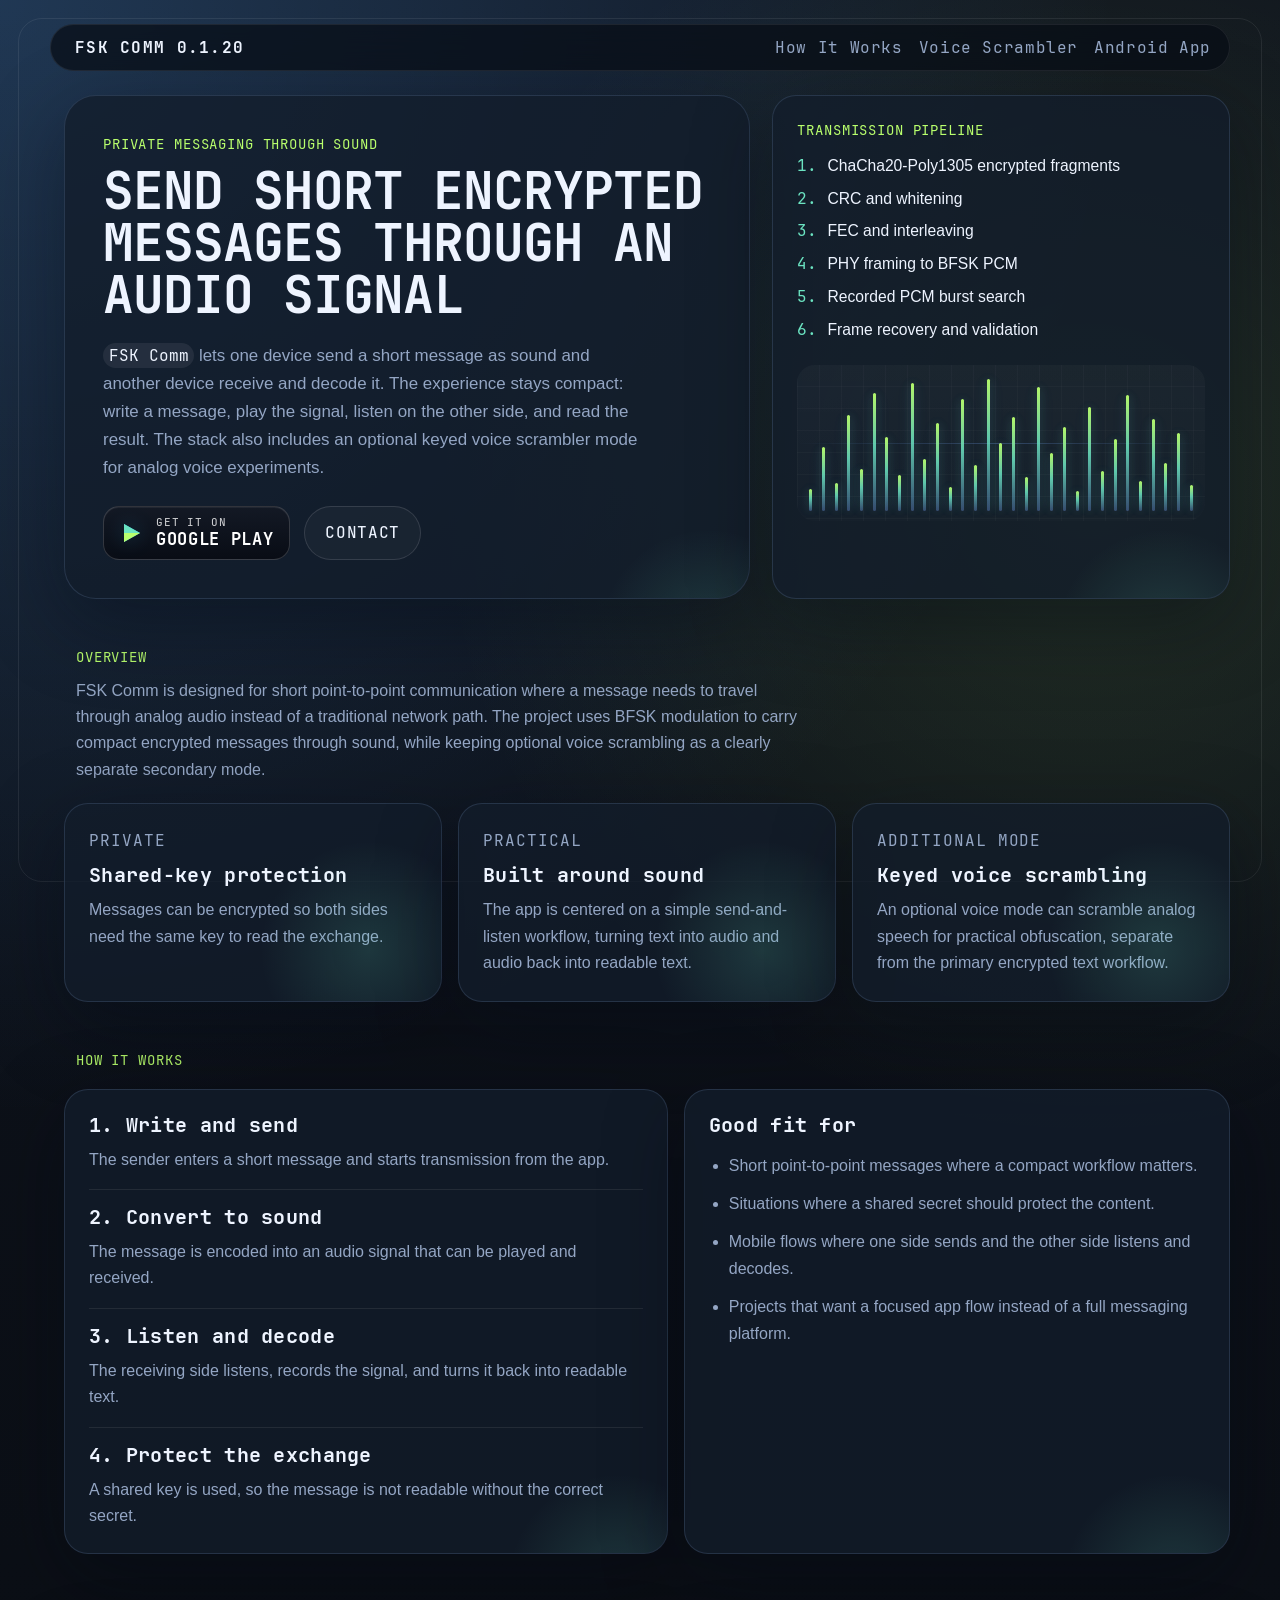
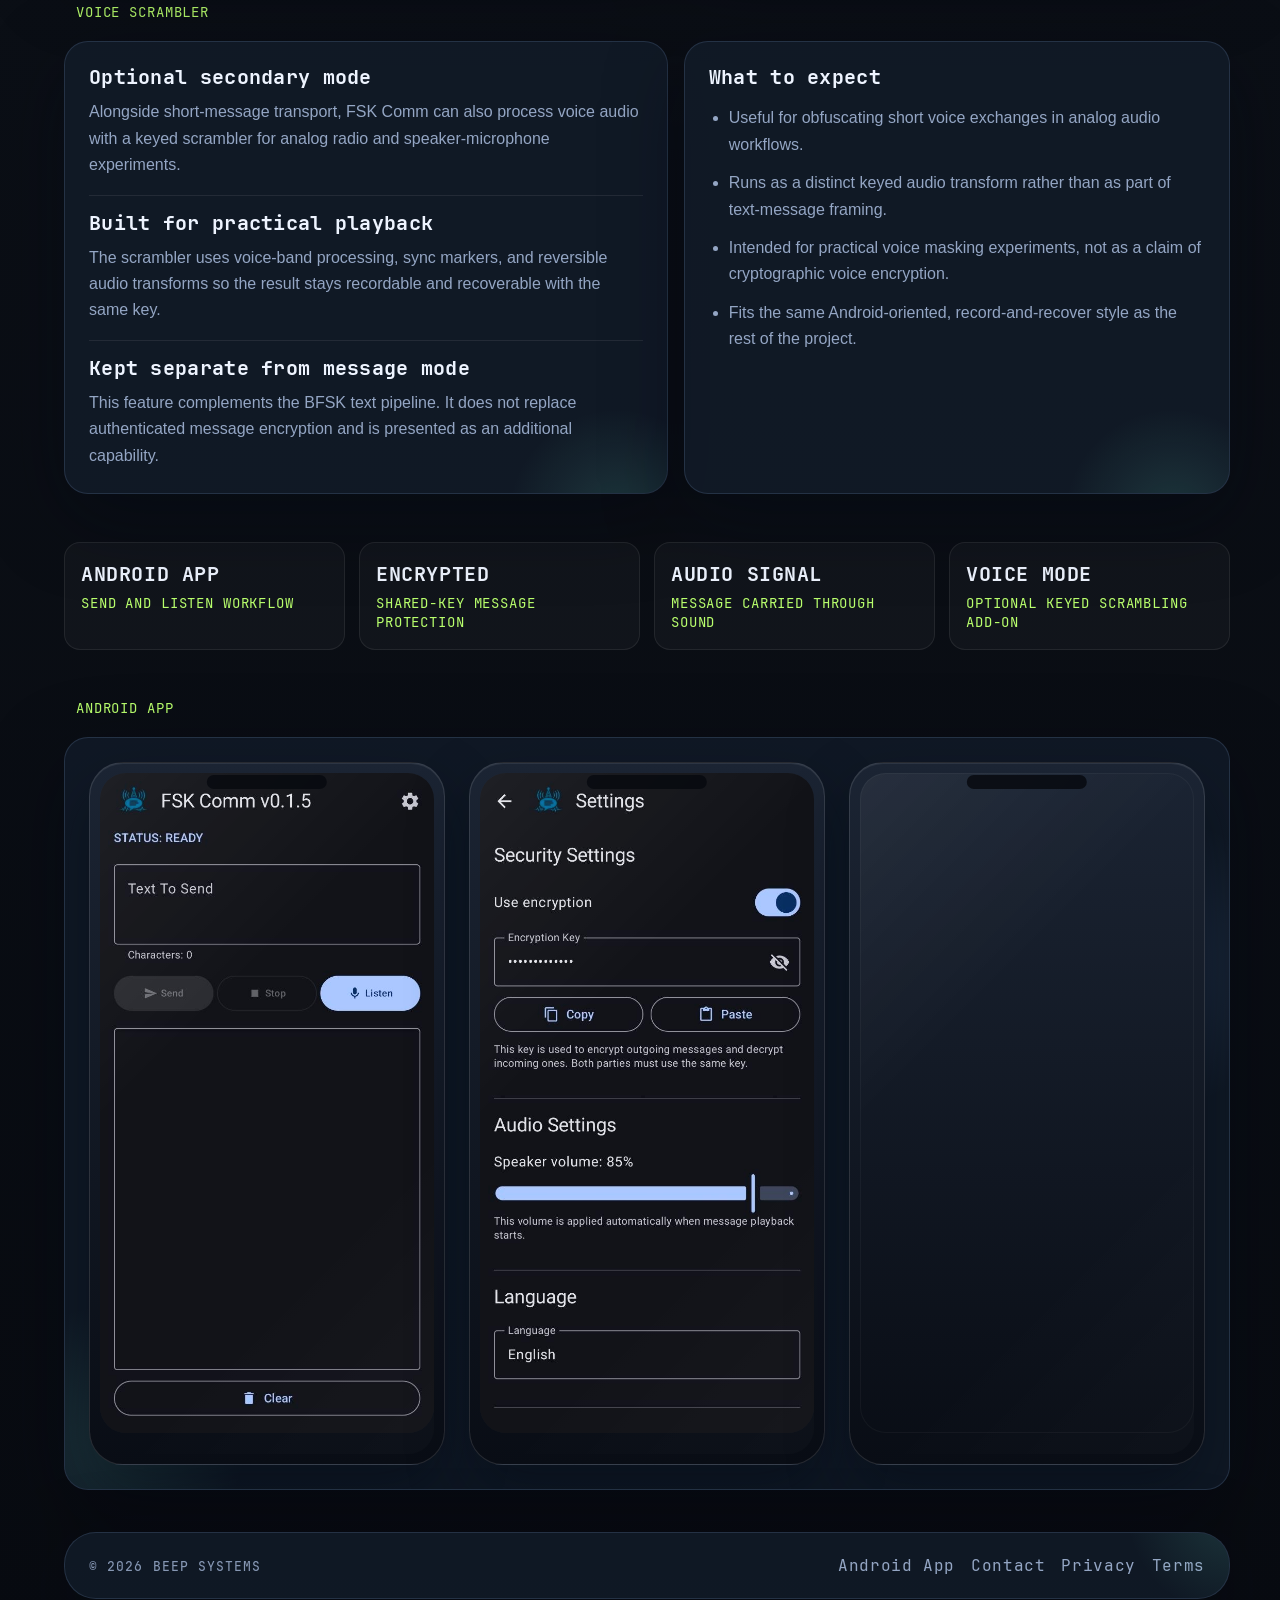
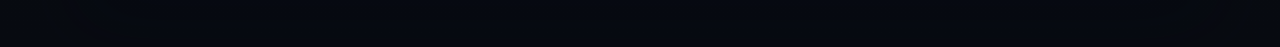
<file: index.html>
<!DOCTYPE html>
<html lang="en">
<head>
    <meta charset="utf-8">
    <meta name="viewport" content="width=device-width, initial-scale=1">
    <title>FSK Comm | Encrypted Audio Messaging App with BFSK for Android</title>
    <meta name="description" content="FSK Comm is an Android app and Java 17 stack for sending short encrypted messages over analog audio with BFSK modulation, shared-key protection, and an optional keyed voice scrambler mode.">
    <meta name="robots" content="index,follow,max-image-preview:large,max-snippet:-1,max-video-preview:-1">
    <meta name="theme-color" content="#0f141e">
    <meta name="author" content="Beep Systems">
    <meta property="og:title" content="FSK Comm | Encrypted Audio Messaging App with BFSK for Android">
    <meta property="og:description" content="Send short encrypted messages over analog audio with BFSK modulation, shared-key protection, and an optional keyed voice scrambler mode.">
    <meta property="og:type" content="website">
    <meta property="og:url" content="https://fsk.beep.systems/">
    <meta property="og:site_name" content="FSK Comm">
    <meta property="og:locale" content="en_US">
    <meta property="og:image" content="https://fsk.beep.systems/assets/main_en.jpg">
    <meta property="og:image:width" content="648">
    <meta property="og:image:height" content="1280">
    <meta property="og:image:alt" content="FSK Comm Android main screen showing encrypted audio messaging controls">
    <meta name="twitter:card" content="summary_large_image">
    <meta name="twitter:title" content="FSK Comm | Encrypted Audio Messaging App with BFSK for Android">
    <meta name="twitter:description" content="Android audio messaging with BFSK modulation, shared-key encryption, and an optional keyed voice scrambler mode.">
    <meta name="twitter:image" content="https://fsk.beep.systems/assets/main_en.jpg">
    <meta name="twitter:image:alt" content="FSK Comm Android main screen showing encrypted audio messaging controls">
    <link rel="canonical" href="https://fsk.beep.systems/">
    <link rel="icon" href="/favicon.ico" sizes="any">
    <link rel="stylesheet" href="/assets/site.css">
    <script type="application/ld+json">
        {
            "@context": "https://schema.org",
            "@graph": [
                {
                    "@type": "WebSite",
                    "@id": "https://fsk.beep.systems/#website",
                    "url": "https://fsk.beep.systems/",
                    "name": "FSK Comm",
                    "description": "FSK Comm is an Android app and Java 17 stack for sending short encrypted messages over analog audio with BFSK modulation, plus an optional keyed voice scrambler mode.",
                    "inLanguage": "en"
                },
                {
                    "@type": "Organization",
                    "@id": "https://fsk.beep.systems/#organization",
                    "name": "Beep Systems",
                    "url": "https://fsk.beep.systems/",
                    "email": "contact@beep.systems"
                },
                {
                    "@type": "SoftwareApplication",
                    "name": "FSK Comm",
                    "applicationCategory": "CommunicationApplication",
                    "operatingSystem": "Android",
                    "description": "An Android audio messaging app for sending short encrypted messages over analog audio using BFSK modulation and shared-key protection, with an additional keyed voice scrambler mode.",
                    "url": "https://fsk.beep.systems/",
                    "image": "https://fsk.beep.systems/assets/main_en.jpg",
                    "publisher": {
                        "@id": "https://fsk.beep.systems/#organization"
                    },
                    "featureList": [
                        "Short encrypted messaging over analog audio",
                        "BFSK modulation",
                        "Shared-key message protection",
                        "Android send and listen workflow",
                        "Optional keyed voice scrambler mode"
                    ]
                }
            ]
        }
    </script>
</head>
<body>
<div class="site-shell">
    <header class="topbar">
        <a class="brand" href="#home" aria-label="FSK Comm 0.1.20 home">
            <span>FSK Comm 0.1.20</span>
        </a>
        <nav class="nav" aria-label="Primary">
            <a href="#architecture">How It Works</a>
            <a href="#voice-scrambler">Voice Scrambler</a>
            <a href="#android-app">Android App</a>
        </nav>
    </header>

    <main id="home">
        <section class="hero section">
            <div class="hero-copy">
                <p class="eyebrow">Private messaging through sound</p>
                <h1>Send short encrypted messages through an audio signal</h1>
                <p class="lede">
                    <code>FSK Comm</code> lets one device send a short message as sound and another device receive and decode it.
                    The experience stays compact: write a message, play the signal, listen on the other side, and read the result.
                    The stack also includes an optional keyed voice scrambler mode for analog voice experiments.
                </p>
                <div class="hero-actions">
                    <a class="button button-play" href="https://play.google.com/store/apps/details?id=systems.beep.fskcomm" target="_blank" rel="noreferrer">
                        <span class="play-badge-icon" aria-hidden="true">
                            <span class="play-badge-triangle"></span>
                        </span>
                        <span class="play-badge-copy">
                            <span class="play-badge-label">Get it on</span>
                            <span class="play-badge-title">Google Play</span>
                        </span>
                    </a>
                    <a class="button button-secondary" href="mailto:contact@beep.systems">Contact</a>
                </div>
            </div>
            <div class="hero-panel card">
                <p class="panel-label">Transmission pipeline</p>
                <ol class="pipeline">
                    <li>ChaCha20-Poly1305 encrypted fragments</li>
                    <li>CRC and whitening</li>
                    <li>FEC and interleaving</li>
                    <li>PHY framing to BFSK PCM</li>
                    <li>Recorded PCM burst search</li>
                    <li>Frame recovery and validation</li>
                </ol>
                <div class="signal-grid" aria-hidden="true">
                    <span style="--bar-h: 22px; --bar-delay: 0.07s; --bar-speed: 0.88s;"></span>
                    <span style="--bar-h: 64px; --bar-delay: 0.19s; --bar-speed: 1.14s;"></span>
                    <span style="--bar-h: 28px; --bar-delay: 0.03s; --bar-speed: 0.94s;"></span>
                    <span style="--bar-h: 96px; --bar-delay: 0.26s; --bar-speed: 1.02s;"></span>
                    <span style="--bar-h: 42px; --bar-delay: 0.1s; --bar-speed: 0.82s;"></span>
                    <span style="--bar-h: 118px; --bar-delay: 0.22s; --bar-speed: 1.18s;"></span>
                    <span style="--bar-h: 74px; --bar-delay: 0.05s; --bar-speed: 0.9s;"></span>
                    <span style="--bar-h: 36px; --bar-delay: 0.3s; --bar-speed: 1.08s;"></span>
                    <span style="--bar-h: 128px; --bar-delay: 0.14s; --bar-speed: 0.86s;"></span>
                    <span style="--bar-h: 52px; --bar-delay: 0.01s; --bar-speed: 1.22s;"></span>
                    <span style="--bar-h: 88px; --bar-delay: 0.18s; --bar-speed: 0.92s;"></span>
                    <span style="--bar-h: 24px; --bar-delay: 0.24s; --bar-speed: 0.8s;"></span>
                    <span style="--bar-h: 112px; --bar-delay: 0.06s; --bar-speed: 1.12s;"></span>
                    <span style="--bar-h: 46px; --bar-delay: 0.28s; --bar-speed: 0.96s;"></span>
                    <span style="--bar-h: 132px; --bar-delay: 0.12s; --bar-speed: 0.84s;"></span>
                    <span style="--bar-h: 68px; --bar-delay: 0.2s; --bar-speed: 1.16s;"></span>
                    <span style="--bar-h: 94px; --bar-delay: 0.04s; --bar-speed: 0.9s;"></span>
                    <span style="--bar-h: 34px; --bar-delay: 0.16s; --bar-speed: 1.2s;"></span>
                    <span style="--bar-h: 124px; --bar-delay: 0.27s; --bar-speed: 0.86s;"></span>
                    <span style="--bar-h: 58px; --bar-delay: 0.09s; --bar-speed: 1s;"></span>
                    <span style="--bar-h: 84px; --bar-delay: 0.23s; --bar-speed: 0.82s;"></span>
                    <span style="--bar-h: 20px; --bar-delay: 0.02s; --bar-speed: 1.1s;"></span>
                    <span style="--bar-h: 104px; --bar-delay: 0.25s; --bar-speed: 0.88s;"></span>
                    <span style="--bar-h: 40px; --bar-delay: 0.11s; --bar-speed: 1.24s;"></span>
                    <span style="--bar-h: 72px; --bar-delay: 0.31s; --bar-speed: 0.94s;"></span>
                    <span style="--bar-h: 116px; --bar-delay: 0.08s; --bar-speed: 1.06s;"></span>
                    <span style="--bar-h: 30px; --bar-delay: 0.17s; --bar-speed: 0.84s;"></span>
                    <span style="--bar-h: 92px; --bar-delay: 0.29s; --bar-speed: 1.14s;"></span>
                    <span style="--bar-h: 48px; --bar-delay: 0.13s; --bar-speed: 0.8s;"></span>
                    <span style="--bar-h: 78px; --bar-delay: 0.21s; --bar-speed: 1.04s;"></span>
                    <span style="--bar-h: 26px; --bar-delay: 0.05s; --bar-speed: 0.9s;"></span>
                </div>
            </div>
        </section>

        <section id="overview" class="section">
            <div class="section-heading">
                <p class="eyebrow">Overview</p>
                <p class="section-copy">
                    FSK Comm is designed for short point-to-point communication where a message needs to travel through analog audio instead of a traditional network path.
                    The project uses BFSK modulation to carry compact encrypted messages through sound, while keeping optional voice scrambling as a clearly separate secondary mode.
                </p>
            </div>
            <div class="card-grid">
                <article class="card feature-card">
                    <p class="feature-kicker">Private</p>
                    <h3>Shared-key protection</h3>
                    <p>Messages can be encrypted so both sides need the same key to read the exchange.</p>
                </article>
                <article class="card feature-card">
                    <p class="feature-kicker">Practical</p>
                    <h3>Built around sound</h3>
                    <p>The app is centered on a simple send-and-listen workflow, turning text into audio and audio back into readable text.</p>
                </article>
                <article class="card feature-card">
                    <p class="feature-kicker">Additional mode</p>
                    <h3>Keyed voice scrambling</h3>
                    <p>An optional voice mode can scramble analog speech for practical obfuscation, separate from the primary encrypted text workflow.</p>
                </article>
            </div>
        </section>

        <section id="architecture" class="section split-section">
            <div class="section-heading">
                <p class="eyebrow">How It Works</p>
            </div>
            <div class="split-layout">
                <div class="card stack-card">
                    <div class="stack-item">
                        <h3>1. Write and send</h3>
                        <p>The sender enters a short message and starts transmission from the app.</p>
                    </div>
                    <div class="stack-item">
                        <h3>2. Convert to sound</h3>
                        <p>The message is encoded into an audio signal that can be played and received.</p>
                    </div>
                    <div class="stack-item">
                        <h3>3. Listen and decode</h3>
                        <p>The receiving side listens, records the signal, and turns it back into readable text.</p>
                    </div>
                    <div class="stack-item">
                        <h3>4. Protect the exchange</h3>
                        <p>A shared key is used, so the message is not readable without the correct secret.</p>
                    </div>
                </div>
                <div class="card notes-card">
                    <h3>Good fit for</h3>
                    <ul class="bullet-list">
                        <li>Short point-to-point messages where a compact workflow matters.</li>
                        <li>Situations where a shared secret should protect the content.</li>
                        <li>Mobile flows where one side sends and the other side listens and decodes.</li>
                        <li>Projects that want a focused app flow instead of a full messaging platform.</li>
                    </ul>
                </div>
            </div>
        </section>

        <section id="voice-scrambler" class="section split-section">
            <div class="section-heading">
                <p class="eyebrow">Voice Scrambler</p>
            </div>
            <div class="split-layout">
                <div class="card stack-card">
                    <div class="stack-item">
                        <h3>Optional secondary mode</h3>
                        <p>Alongside short-message transport, FSK Comm can also process voice audio with a keyed scrambler for analog radio and speaker-microphone experiments.</p>
                    </div>
                    <div class="stack-item">
                        <h3>Built for practical playback</h3>
                        <p>The scrambler uses voice-band processing, sync markers, and reversible audio transforms so the result stays recordable and recoverable with the same key.</p>
                    </div>
                    <div class="stack-item">
                        <h3>Kept separate from message mode</h3>
                        <p>This feature complements the BFSK text pipeline. It does not replace authenticated message encryption and is presented as an additional capability.</p>
                    </div>
                </div>
                <div class="card notes-card">
                    <h3>What to expect</h3>
                    <ul class="bullet-list">
                        <li>Useful for obfuscating short voice exchanges in analog audio workflows.</li>
                        <li>Runs as a distinct keyed audio transform rather than as part of text-message framing.</li>
                        <li>Intended for practical voice masking experiments, not as a claim of cryptographic voice encryption.</li>
                        <li>Fits the same Android-oriented, record-and-recover style as the rest of the project.</li>
                    </ul>
                </div>
            </div>
        </section>

        <section class="section metrics-section">
            <div class="metric">
                <span class="metric-value">Android app</span>
                <span class="metric-label">send and listen workflow</span>
            </div>
            <div class="metric">
                <span class="metric-value">Encrypted</span>
                <span class="metric-label">shared-key message protection</span>
            </div>
            <div class="metric">
                <span class="metric-value">Audio signal</span>
                <span class="metric-label">message carried through sound</span>
            </div>
            <div class="metric">
                <span class="metric-value">Voice mode</span>
                <span class="metric-label">optional keyed scrambling add-on</span>
            </div>
        </section>

        <section id="android-app" class="section app-showcase">
            <div class="section-heading">
                <p class="eyebrow">Android App</p>
            </div>
            <div class="showcase-stage card">
                <div class="phone-stack" aria-label="FSK Comm app screenshots">
                    <figure class="phone-card phone-card-center">
                        <div class="phone-frame">
                            <img src="/assets/main_en.jpg" alt="FSK Comm Android main screen for entering text and transmitting encrypted audio messages" width="648" height="1280" loading="lazy" decoding="async">
                        </div>
                    </figure>
                    <figure class="phone-card phone-card-right">
                        <div class="phone-frame">
                            <img src="/assets/settings_en.jpg" alt="FSK Comm settings screen for audio behavior and security options" width="648" height="1280" loading="lazy" decoding="async">
                        </div>
                    </figure>
                    <figure class="phone-card phone-card-left">
                        <div class="phone-frame">
                            <img src="/assets/how_en.jpg" alt="FSK Comm instruction screen with steps for transmitting and receiving messages" width="648" height="1280" loading="lazy" decoding="async">
                        </div>
                    </figure>
                </div>
            </div>
        </section>

    </main>

    <footer id="contact" class="footer">
        <div>
            <p class="footer-title">&copy; 2026 Beep Systems</p>
        </div>
        <div class="footer-links">
            <a href="https://play.google.com/store/apps/details?id=systems.beep.fskcomm" target="_blank" rel="noreferrer">Android App</a>
            <a href="mailto:contact@beep.systems">Contact</a>
            <a href="/privacy.html">Privacy</a>
            <a href="/terms.html">Terms</a>
        </div>
    </footer>
</div>
</body>
</html>
</file>
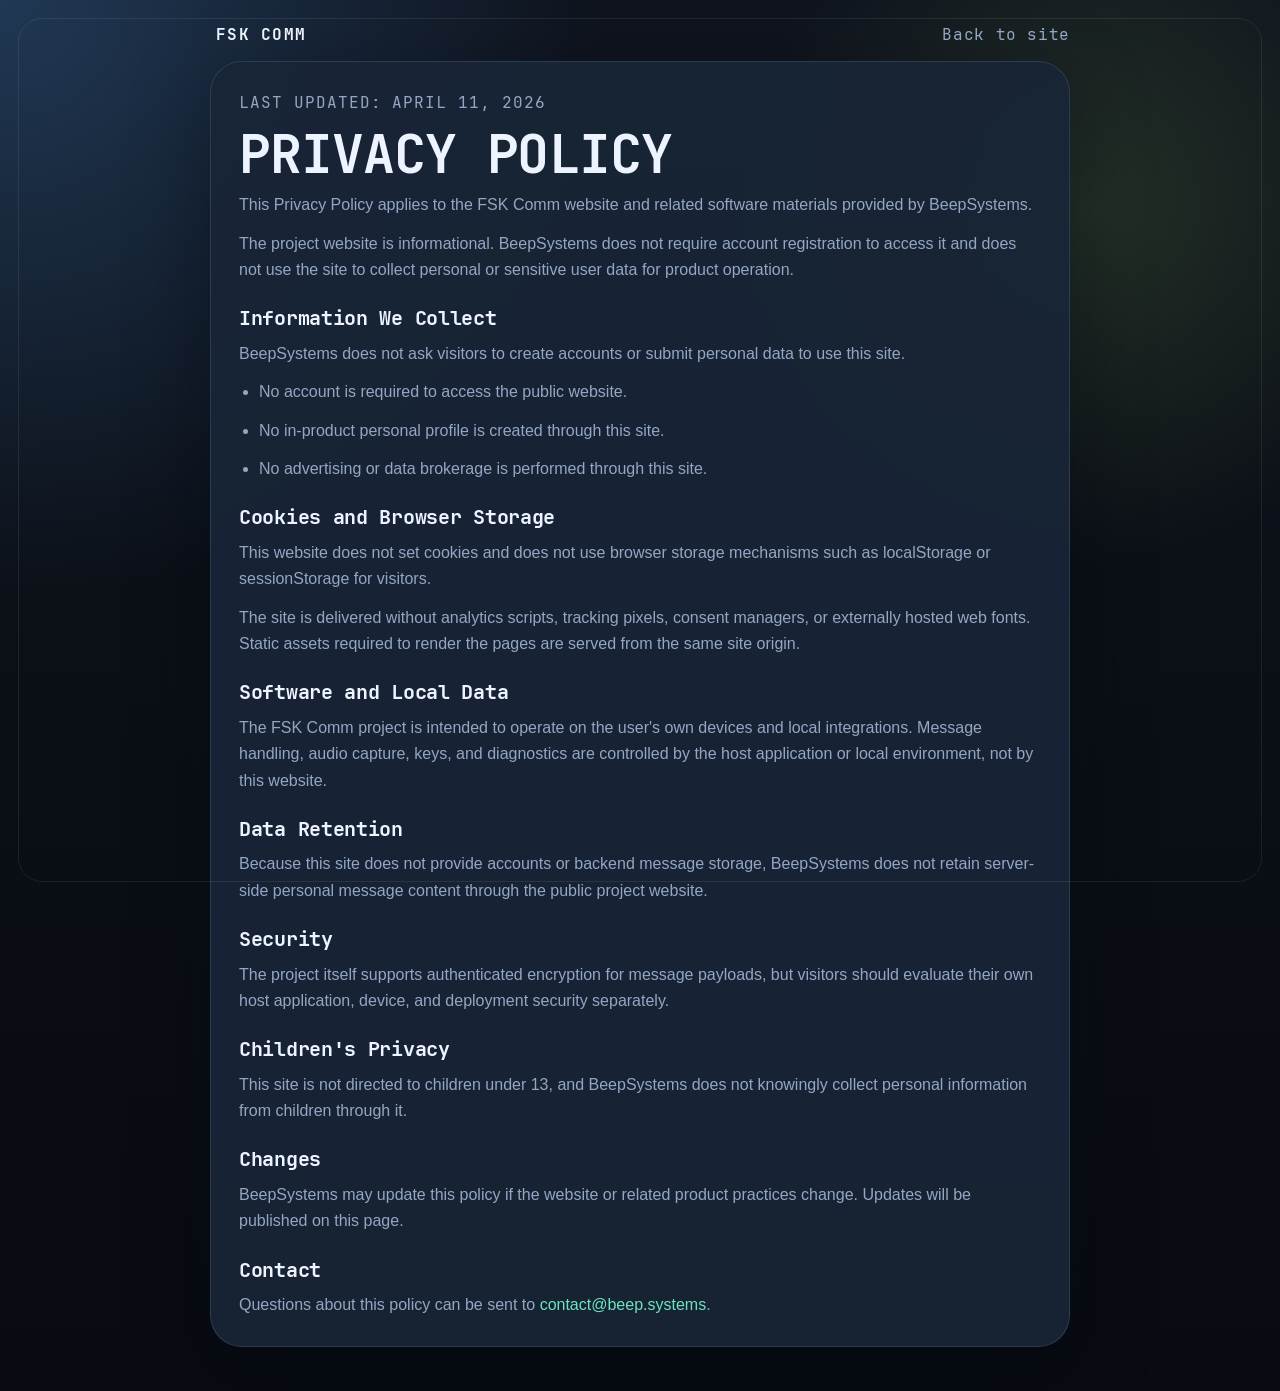
<file: privacy.html>
<!DOCTYPE html>
<html lang="en">
<head>
    <meta charset="utf-8">
    <meta name="viewport" content="width=device-width, initial-scale=1">
    <title>Privacy Policy | FSK Comm</title>
    <meta name="description" content="Privacy Policy for the FSK Comm website and related software materials.">
    <meta name="robots" content="noindex,follow">
    <link rel="canonical" href="https://fsk.beep.systems/privacy.html">
    <link rel="icon" href="/favicon.ico" sizes="any">
    <link rel="stylesheet" href="/assets/site.css">
</head>
<body class="legal-page">
<div class="legal-wrap">
    <header class="legal-header">
        <a class="brand" href="/index.html">
            <span>FSK Comm</span>
        </a>
        <a class="legal-back" href="/index.html">Back to site</a>
    </header>

    <main class="legal-content">
        <p class="legal-meta">Last updated: April 11, 2026</p>
        <h1>Privacy Policy</h1>
        <p>This Privacy Policy applies to the FSK Comm website and related software materials provided by BeepSystems.</p>
        <p>The project website is informational. BeepSystems does not require account registration to access it and does not use the site to collect personal or sensitive user data for product operation.</p>

        <h2>Information We Collect</h2>
        <p>BeepSystems does not ask visitors to create accounts or submit personal data to use this site.</p>
        <ul>
            <li>No account is required to access the public website.</li>
            <li>No in-product personal profile is created through this site.</li>
            <li>No advertising or data brokerage is performed through this site.</li>
        </ul>

        <h2>Cookies and Browser Storage</h2>
        <p>This website does not set cookies and does not use browser storage mechanisms such as localStorage or sessionStorage for visitors.</p>
        <p>The site is delivered without analytics scripts, tracking pixels, consent managers, or externally hosted web fonts. Static assets required to render the pages are served from the same site origin.</p>

        <h2>Software and Local Data</h2>
        <p>The FSK Comm project is intended to operate on the user's own devices and local integrations. Message handling, audio capture, keys, and diagnostics are controlled by the host application or local environment, not by this website.</p>

        <h2>Data Retention</h2>
        <p>Because this site does not provide accounts or backend message storage, BeepSystems does not retain server-side personal message content through the public project website.</p>

        <h2>Security</h2>
        <p>The project itself supports authenticated encryption for message payloads, but visitors should evaluate their own host application, device, and deployment security separately.</p>

        <h2>Children's Privacy</h2>
        <p>This site is not directed to children under 13, and BeepSystems does not knowingly collect personal information from children through it.</p>

        <h2>Changes</h2>
        <p>BeepSystems may update this policy if the website or related product practices change. Updates will be published on this page.</p>

        <h2>Contact</h2>
        <p>Questions about this policy can be sent to <a class="legal-link" href="mailto:contact@beep.systems">contact@beep.systems</a>.</p>
    </main>
</div>
</body>
</html>
</file>
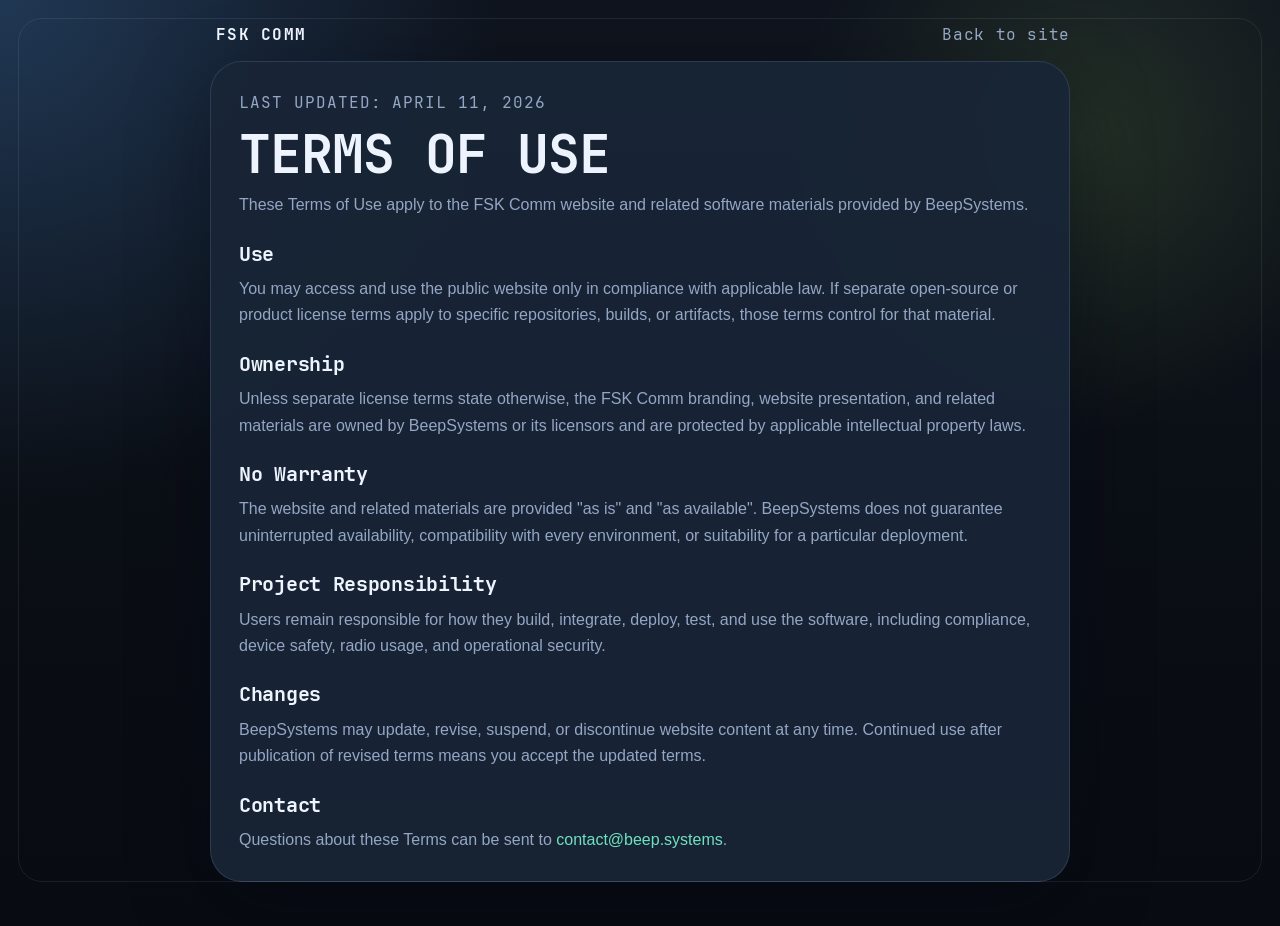
<file: terms.html>
<!DOCTYPE html>
<html lang="en">
<head>
    <meta charset="utf-8">
    <meta name="viewport" content="width=device-width, initial-scale=1">
    <title>Terms of Use | FSK Comm</title>
    <meta name="description" content="Terms of Use for the FSK Comm website and related software materials.">
    <meta name="robots" content="noindex,follow">
    <link rel="canonical" href="https://fsk.beep.systems/terms.html">
    <link rel="icon" href="/favicon.ico" sizes="any">
    <link rel="stylesheet" href="/assets/site.css">
</head>
<body class="legal-page">
<div class="legal-wrap">
    <header class="legal-header">
        <a class="brand" href="/index.html">
            <span>FSK Comm</span>
        </a>
        <a class="legal-back" href="/index.html">Back to site</a>
    </header>

    <main class="legal-content">
        <p class="legal-meta">Last updated: April 11, 2026</p>
        <h1>Terms of Use</h1>
        <p>These Terms of Use apply to the FSK Comm website and related software materials provided by BeepSystems.</p>

        <h2>Use</h2>
        <p>You may access and use the public website only in compliance with applicable law. If separate open-source or product license terms apply to specific repositories, builds, or artifacts, those terms control for that material.</p>

        <h2>Ownership</h2>
        <p>Unless separate license terms state otherwise, the FSK Comm branding, website presentation, and related materials are owned by BeepSystems or its licensors and are protected by applicable intellectual property laws.</p>

        <h2>No Warranty</h2>
        <p>The website and related materials are provided "as is" and "as available". BeepSystems does not guarantee uninterrupted availability, compatibility with every environment, or suitability for a particular deployment.</p>

        <h2>Project Responsibility</h2>
        <p>Users remain responsible for how they build, integrate, deploy, test, and use the software, including compliance, device safety, radio usage, and operational security.</p>

        <h2>Changes</h2>
        <p>BeepSystems may update, revise, suspend, or discontinue website content at any time. Continued use after publication of revised terms means you accept the updated terms.</p>

        <h2>Contact</h2>
        <p>Questions about these Terms can be sent to <a class="legal-link" href="mailto:contact@beep.systems">contact@beep.systems</a>.</p>
    </main>
</div>
</body>
</html>
</file>
<file: assets/site.css>
:root {
    color-scheme: dark;
    --surface: rgba(19, 29, 43, 0.78);
    --surface-strong: rgba(25, 37, 54, 0.95);
    --card-border: rgba(135, 167, 214, 0.18);
    --text: #eef4ff;
    --muted: #94a6c4;
    --accent: #6be3c1;
    --accent-strong: #b9ff6d;
    --shadow: 0 24px 80px rgba(3, 9, 19, 0.38);
    --max-width: 1180px;
    --radius-lg: 32px;
    --radius-md: 24px;
    --radius-sm: 16px;
    --font-text: "Segoe UI Variable Text", "Segoe UI", "Helvetica Neue", Arial, sans-serif;
    --font-display: "JetBrains Mono Local", "Bahnschrift", "Segoe UI", sans-serif;
    --font-mono: "JetBrains Mono Local", "Cascadia Mono", "Cascadia Code", "SFMono-Regular", Consolas, "Liberation Mono", monospace;
}

@font-face {
    font-family: "JetBrains Mono Local";
    src: url("/assets/fonts/jetbrainsmono-2.304/fonts/webfonts/JetBrainsMono-Regular.woff2") format("woff2");
    font-style: normal;
    font-weight: 400;
    font-display: swap;
}

@font-face {
    font-family: "JetBrains Mono Local";
    src: url("/assets/fonts/jetbrainsmono-2.304/fonts/webfonts/JetBrainsMono-Medium.woff2") format("woff2");
    font-style: normal;
    font-weight: 500;
    font-display: swap;
}

@font-face {
    font-family: "JetBrains Mono Local";
    src: url("/assets/fonts/jetbrainsmono-2.304/fonts/webfonts/JetBrainsMono-SemiBold.woff2") format("woff2");
    font-style: normal;
    font-weight: 600;
    font-display: swap;
}

@font-face {
    font-family: "JetBrains Mono Local";
    src: url("/assets/fonts/jetbrainsmono-2.304/fonts/webfonts/JetBrainsMono-Bold.woff2") format("woff2");
    font-style: normal;
    font-weight: 700;
    font-display: swap;
}

*,
*::before,
*::after {
    box-sizing: border-box;
}

html {
    scroll-behavior: smooth;
}

body {
    margin: 0;
    min-width: 320px;
    font-family: var(--font-text);
    color: var(--text);
    background:
        radial-gradient(circle at top left, rgba(86, 169, 255, 0.24), transparent 32%),
        radial-gradient(circle at 85% 15%, rgba(185, 255, 109, 0.12), transparent 22%),
        linear-gradient(180deg, #0f141e 0%, #0b0f16 48%, #080b11 100%);
}

body::before {
    content: "";
    position: fixed;
    inset: 18px;
    border: 1px solid rgba(255, 255, 255, 0.08);
    border-radius: 24px;
    pointer-events: none;
}

a {
    color: inherit;
    text-decoration: none;
}

img {
    display: block;
    max-width: 100%;
}

code {
    padding: 0.12em 0.36em;
    border-radius: 999px;
    background: rgba(255, 255, 255, 0.07);
    color: var(--text);
    font-family: var(--font-mono);
    font-size: 0.92em;
}

.site-shell {
    width: min(calc(100% - 32px), var(--max-width));
    margin: 0 auto;
    padding: 24px 0 48px;
}

.topbar {
    position: sticky;
    top: 18px;
    z-index: 10;
    display: flex;
    align-items: center;
    justify-content: space-between;
    gap: 20px;
    padding: 12px 18px;
    background: rgba(8, 13, 21, 0.72);
    border: 1px solid rgba(255, 255, 255, 0.08);
    border-radius: 999px;
    backdrop-filter: blur(18px);
}

.brand {
    display: inline-flex;
    align-items: center;
    gap: 12px;
    padding-left: 6px;
    font-family: var(--font-display);
    font-size: 1rem;
    font-weight: 700;
    letter-spacing: 0.08em;
    text-transform: uppercase;
}

.nav {
    display: flex;
    flex-wrap: wrap;
    gap: 16px;
}

.nav a,
.footer-links a,
.legal-back {
    font-family: var(--font-display);
    font-size: 0.98rem;
    letter-spacing: 0.04em;
}

.nav a,
.footer-links a {
    color: var(--muted);
    transition: color 160ms ease, opacity 160ms ease;
}

.nav a:hover,
.footer-links a:hover,
.nav a:focus-visible,
.footer-links a:focus-visible,
.button:hover,
.button:focus-visible {
    color: var(--text);
}

.section {
    padding: 24px 0;
}

main > .section:not(.hero) {
    padding-left: 14px;
}

.hero {
    display: grid;
    grid-template-columns: minmax(0, 1.2fr) minmax(280px, 0.8fr);
    gap: 22px;
    align-items: start;
    padding-left: 14px;
}

.hero-copy,
.hero-panel,
.card,
.footer {
    position: relative;
    overflow: hidden;
    background: var(--surface);
    border: 1px solid var(--card-border);
    box-shadow: var(--shadow);
}

.hero-copy,
.hero-panel,
.footer {
    border-radius: var(--radius-lg);
}

.hero-copy {
    padding: 38px;
}

.hero-copy h1 {
    font-size: clamp(1.8rem, 4vw, 3.2rem);
}

.hero-copy::after,
.hero-panel::after,
.card::after,
.footer::after {
    content: "";
    position: absolute;
    inset: auto -10% -30% auto;
    width: 220px;
    height: 220px;
    background: radial-gradient(circle, rgba(107, 227, 193, 0.15), transparent 70%);
    pointer-events: none;
}

.eyebrow,
.panel-label,
.feature-kicker,
.metric-label,
.legal-meta {
    margin: 0 0 12px;
    color: var(--accent-strong);
    font-family: var(--font-mono);
    font-size: 0.9rem;
    letter-spacing: 0.06em;
    text-transform: uppercase;
}

h1,
h2,
h3,
p,
ol,
ul {
    margin: 0;
}

h1,
h2,
h3 {
    font-family: var(--font-display);
    font-weight: 700;
}

h1 {
    max-width: 100%;
    font-size: clamp(2.1rem, 4.4vw, 3.8rem);
    line-height: 1.02;
    letter-spacing: -0.02em;
    text-transform: uppercase;
}

h2 {
    font-size: clamp(1.8rem, 3.4vw, 2.8rem);
    line-height: 1.05;
    letter-spacing: -0.015em;
}

h3 {
    font-size: 1.22rem;
    line-height: 1.18;
    letter-spacing: 0.015em;
}

.lede,
.section-copy,
.feature-card p,
.stack-item p,
.notes-card li,
.footer-copy,
.legal-content p,
.legal-content li {
    color: var(--muted);
    font-size: 1rem;
    line-height: 1.65;
}

.lede {
    max-width: 58ch;
    margin-top: 20px;
    font-size: 1.06rem;
}

.hero-actions {
    display: flex;
    flex-wrap: wrap;
    gap: 14px;
    margin-top: 24px;
}

.button {
    display: inline-flex;
    align-items: center;
    justify-content: center;
    gap: 10px;
    min-height: 46px;
    padding: 0 20px;
    border-radius: 999px;
    border: 1px solid rgba(255, 255, 255, 0.12);
    font-family: var(--font-display);
    font-weight: 500;
    font-size: 0.98rem;
    letter-spacing: 0.04em;
    text-transform: uppercase;
}

.button-play {
    justify-content: flex-start;
    min-height: 54px;
    padding: 10px 16px 10px 14px;
    border-radius: 16px;
    border: 1px solid rgba(255, 255, 255, 0.16);
    background: linear-gradient(180deg, rgba(20, 26, 37, 0.96), rgba(9, 13, 21, 0.96));
    color: #ffffff;
    box-shadow: inset 0 1px 0 rgba(255, 255, 255, 0.06);
}

.play-badge-icon {
    position: relative;
    display: inline-flex;
    align-items: center;
    justify-content: center;
    width: 28px;
    height: 28px;
    flex: 0 0 28px;
}

.play-badge-triangle {
    width: 0;
    height: 0;
    border-top: 9px solid transparent;
    border-bottom: 9px solid transparent;
    border-left: 16px solid #34c3ff;
    filter: drop-shadow(0 0 10px rgba(52, 195, 255, 0.24));
}

.play-badge-triangle::before,
.play-badge-triangle::after {
    content: "";
    position: absolute;
    left: -16px;
    width: 0;
    height: 0;
}

.play-badge-triangle::before {
    top: -9px;
    border-top: 9px solid transparent;
    border-bottom: 0 solid transparent;
    border-left: 16px solid #6be3c1;
}

.play-badge-triangle::after {
    top: 0;
    border-top: 0 solid transparent;
    border-bottom: 9px solid transparent;
    border-left: 16px solid #b9ff6d;
}

.play-badge-copy {
    display: flex;
    flex-direction: column;
    align-items: flex-start;
    line-height: 1;
}

.play-badge-label {
    margin-bottom: 3px;
    font-size: 0.68rem;
    letter-spacing: 0.08em;
    text-transform: uppercase;
    opacity: 0.78;
}

.play-badge-title {
    font-family: var(--font-display);
    font-size: 1.05rem;
    font-weight: 700;
    letter-spacing: 0.04em;
}

.button-secondary {
    background: rgba(255, 255, 255, 0.03);
}

.hero-panel {
    padding: 38px;
}

.pipeline {
    display: grid;
    gap: 10px;
    padding-left: 0;
    padding-right: 0;
    margin-top: 16px;
    color: var(--text);
    font-size: 0.98rem;
    line-height: 1.45;
    list-style-position: inside;
}

.pipeline li::marker {
    color: var(--accent);
    font-family: var(--font-mono);
}

.signal-grid {
    position: relative;
    min-height: 132px;
    margin-top: 24px;
    overflow: hidden;
    border-radius: 18px;
    display: flex;
    align-items: flex-end;
    justify-content: space-between;
    gap: 0;
    padding: 14px 12px 10px;
    background:
        linear-gradient(180deg, rgba(255, 255, 255, 0.03), rgba(255, 255, 255, 0.01)),
        linear-gradient(90deg, rgba(255, 255, 255, 0.024) 1px, transparent 1px),
        linear-gradient(0deg, rgba(255, 255, 255, 0.022) 1px, transparent 1px);
    background-size: auto, 22px 100%, 100% 22px;
}

.signal-grid::before {
    content: "";
    position: absolute;
    left: 0;
    right: 0;
    top: 50%;
    height: 1px;
    background: linear-gradient(90deg, transparent, rgba(119, 168, 255, 0.26), transparent);
}

.signal-grid span {
    position: relative;
    z-index: 1;
    flex: 0 0 3px;
    width: 3px;
    height: var(--bar-h, 20px);
    border-radius: 999px;
    background: linear-gradient(180deg, rgba(185, 255, 109, 0.96), rgba(107, 227, 193, 0.86) 45%, rgba(119, 168, 255, 0.32));
    box-shadow:
        0 0 10px rgba(107, 227, 193, 0.2),
        0 0 16px rgba(119, 168, 255, 0.12);
    animation: equalizerPulse var(--bar-speed, 1.05s) ease-in-out infinite;
    animation-delay: var(--bar-delay, 0s);
    transform-origin: center bottom;
}

@keyframes equalizerPulse {
    0%, 100% {
        transform: scaleY(0.55);
        opacity: 0.62;
    }

    50% {
        transform: scaleY(1);
        opacity: 1;
    }
}

.app-showcase .section-heading {
    max-width: 820px;
}

.showcase-stage {
    padding: 24px;
    overflow: hidden;
}

.showcase-stage::before {
    content: "";
    position: absolute;
    inset: auto auto -12% -8%;
    width: 280px;
    height: 280px;
    background: radial-gradient(circle, rgba(107, 227, 193, 0.12), transparent 68%);
    pointer-events: none;
}

.showcase-stage::after {
    content: "";
    position: absolute;
    inset: 10% -6% auto auto;
    width: 300px;
    height: 300px;
    background: radial-gradient(circle, rgba(119, 168, 255, 0.12), transparent 70%);
    pointer-events: none;
}

.phone-stack {
    position: relative;
    display: grid;
    grid-template-columns: repeat(3, minmax(0, 1fr));
    align-items: end;
    gap: 24px;
    padding: 0;
}

.phone-card {
    position: relative;
    z-index: 1;
    margin: 0;
    width: 100%;
    display: flex;
    flex-direction: column;
}

.phone-card-left {
    transform: none;
}

.phone-card-center {
    z-index: 1;
    width: 100%;
    transform: none;
}

.phone-card-right {
    transform: none;
}

.phone-frame {
    position: relative;
    aspect-ratio: 648 / 1280;
    padding: 10px;
    border-radius: 34px;
    background: linear-gradient(180deg, #1b2433 0%, #090d15 100%);
    border: 1px solid rgba(255, 255, 255, 0.12);
    box-shadow:
        0 28px 60px rgba(3, 9, 19, 0.4),
        inset 0 1px 0 rgba(255, 255, 255, 0.08);
}

.phone-frame::after {
    content: "";
    position: absolute;
    inset: 10px;
    border-radius: 26px;
    background: linear-gradient(135deg, rgba(255, 255, 255, 0.12), transparent 34%, transparent 70%, rgba(255, 255, 255, 0.04));
    mix-blend-mode: screen;
    opacity: 0.42;
    pointer-events: none;
}

.phone-frame::before {
    content: "";
    position: absolute;
    top: 12px;
    left: 50%;
    width: 34%;
    height: 14px;
    border-radius: 999px;
    background: rgba(7, 10, 16, 0.86);
    transform: translateX(-50%);
    z-index: 2;
}

.phone-frame img {
    width: 100%;
    height: auto;
    aspect-ratio: 648 / 1280;
    object-fit: cover;
    border-radius: 26px;
    box-shadow: inset 0 0 0 1px rgba(255, 255, 255, 0.04);
}

.phone-card figcaption {
    margin-top: 14px;
    text-align: center;
    color: var(--muted);
    font-size: 0.95rem;
}

.section-heading {
    max-width: 760px;
    margin-bottom: 20px;
    padding-left: 12px;
    padding-right: 12px;
}

.card-grid {
    display: grid;
    grid-template-columns: repeat(3, minmax(0, 1fr));
    gap: 16px;
}

.card {
    min-height: 100%;
    padding: 24px;
    border-radius: var(--radius-md);
}

.feature-card h3,
.status-card h3,
.notes-card h3,
.stack-item h3 {
    margin-bottom: 10px;
}

.feature-kicker {
    margin-bottom: 10px;
}

.split-section .split-layout {
    display: grid;
    grid-template-columns: minmax(0, 1.05fr) minmax(0, 0.95fr);
    gap: 16px;
}

.stack-card {
    display: grid;
    gap: 16px;
}

.stack-item {
    padding-bottom: 16px;
    border-bottom: 1px solid rgba(255, 255, 255, 0.08);
}

.stack-item:last-child {
    padding-bottom: 0;
    border-bottom: 0;
}

.bullet-list {
    display: grid;
    gap: 12px;
    padding-left: 20px;
    margin-top: 16px;
}

.metrics-section {
    display: grid;
    grid-template-columns: repeat(4, minmax(0, 1fr));
    gap: 14px;
}

.metric {
    padding: 18px 16px;
    border-radius: var(--radius-sm);
    background: rgba(255, 255, 255, 0.03);
    border: 1px solid rgba(255, 255, 255, 0.08);
}

.metric-value {
    display: block;
    font-family: var(--font-display);
    margin-bottom: 6px;
    font-size: 1.22rem;
    font-weight: 700;
    letter-spacing: 0.03em;
    text-transform: uppercase;
}

.footer {
    display: flex;
    align-items: center;
    justify-content: space-between;
    gap: 18px;
    padding: 22px 24px;
    margin-top: 18px;
    margin-left: 14px;
}

.footer-title {
    margin: 0;
    color: var(--muted);
    font-family: var(--font-mono);
    font-size: 0.84rem;
    font-weight: 500;
    letter-spacing: 0.08em;
    text-transform: uppercase;
    opacity: 0.9;
}

.footer-links {
    display: flex;
    flex-wrap: wrap;
    justify-content: flex-end;
    gap: 16px;
}

.legal-page {
    min-height: 100vh;
}

.legal-wrap {
    width: min(calc(100% - 32px), 860px);
    margin: 0 auto;
    padding: 24px 0 44px;
}

.legal-header {
    display: flex;
    align-items: center;
    justify-content: space-between;
    gap: 16px;
    margin-bottom: 16px;
}

.legal-back {
    color: var(--muted);
}

.legal-content {
    padding: 28px;
    border-radius: var(--radius-lg);
    background: var(--surface-strong);
    border: 1px solid var(--card-border);
    box-shadow: var(--shadow);
}

.legal-content h1 {
    max-width: none;
    font-size: clamp(2rem, 4.4vw, 3.3rem);
    margin-bottom: 10px;
}

.legal-content h2 {
    margin-top: 24px;
    margin-bottom: 10px;
    font-size: 1.22rem;
    line-height: 1.2;
}

.legal-content ul {
    padding-left: 20px;
    margin: 0;
}

.legal-content li + li,
.legal-content p + p,
.legal-content p + ul,
.legal-content ul + p {
    margin-top: 12px;
}

.legal-link {
    color: var(--accent);
}

@media (max-width: 980px) {
    body::before {
        display: none;
    }

    .topbar,
    .footer,
    .legal-header {
        flex-direction: column;
        align-items: flex-start;
    }

    .topbar {
        gap: 14px;
        width: 100%;
        border-radius: 28px;
    }

    .nav {
        width: 100%;
        justify-content: space-between;
        gap: 14px;
    }

    .hero,
    .card-grid,
    .split-section .split-layout,
    .metrics-section {
        grid-template-columns: 1fr;
    }

    .hero-copy,
    .hero-panel {
        padding: 28px;
    }

    .hero-actions {
        width: 100%;
    }

    .footer-links {
        justify-content: flex-start;
    }

    .phone-stack {
        grid-template-columns: repeat(2, minmax(0, 1fr));
        gap: 18px;
        min-height: auto;
        align-items: end;
    }

    .phone-card,
    .phone-card-center {
        width: 100%;
    }

    .phone-card-left,
    .phone-card-right,
    .phone-card-center,
    .phone-card-left:hover,
    .phone-card-right:hover,
    .phone-card-center:hover {
        transform: none;
    }
}

@media (max-width: 640px) {
    .site-shell,
    .legal-wrap {
        width: min(calc(100% - 20px), var(--max-width));
        padding-top: 14px;
    }

    .topbar {
        top: 10px;
        border-radius: 20px;
        padding: 12px 14px;
        margin-bottom: 18px;
    }

    .nav {
        display: grid;
        grid-template-columns: repeat(2, minmax(0, 1fr));
        gap: 10px;
    }

    .nav a {
        min-height: 42px;
        display: inline-flex;
        align-items: center;
        justify-content: center;
        padding: 0 12px;
        text-align: center;
        border-radius: 999px;
        background: rgba(255, 255, 255, 0.04);
        border: 1px solid rgba(255, 255, 255, 0.08);
        font-size: 0.92rem;
    }

    .section {
        padding: 18px 0;
    }

    main > .section:not(.hero) {
        padding-left: 10px;
        padding-right: 10px;
    }

    .hero-copy,
    .hero-panel,
    .card,
    .footer,
    .legal-content {
        padding: 18px;
    }

    .hero {
        padding-left: 10px;
        padding-right: 10px;
    }

    .hero-copy {
        padding: 22px 18px;
    }

    .hero-copy h1 {
        font-size: clamp(1.68rem, 7.2vw, 2.24rem);
    }

    .hero-panel {
        padding: 22px 18px;
    }

    .eyebrow,
    .panel-label,
    .feature-kicker,
    .metric-label,
    .legal-meta {
        font-size: 0.78rem;
        margin-bottom: 10px;
    }

    .hero-actions {
        flex-direction: column;
        align-items: stretch;
        gap: 10px;
    }

    .button,
    .button-play,
    .button-secondary {
        width: 100%;
    }

    .button {
        min-height: 44px;
        font-size: 0.94rem;
    }

    .button-play {
        justify-content: center;
        min-height: 52px;
        padding: 10px 14px;
    }

    .play-badge-copy {
        align-items: center;
        text-align: center;
    }

    .play-badge-label {
        font-size: 0.62rem;
    }

    .play-badge-title {
        font-size: 0.98rem;
    }

    .pipeline {
        gap: 8px;
        font-size: 0.92rem;
        line-height: 1.4;
    }

    .showcase-stage {
        padding: 18px;
    }

    .phone-stack {
        grid-template-columns: 1fr;
        gap: 12px;
        width: 100%;
    }

    .phone-card,
    .phone-card-center {
        width: 100%;
        max-width: none;
    }

    .phone-frame {
        padding: 8px;
        border-radius: 28px;
    }

    .phone-frame::before {
        top: 10px;
        height: 12px;
    }

    .phone-frame img,
    .phone-frame::after {
        border-radius: 20px;
    }

    .signal-grid {
        min-height: 112px;
        padding: 10px 8px 8px;
    }

    .signal-grid span {
        flex-basis: 2px;
        width: 2px;
    }

    h1 {
        font-size: clamp(1.8rem, 7.8vw, 2.45rem);
        line-height: 1.04;
    }

    h2 {
        font-size: clamp(1.42rem, 6.4vw, 1.9rem);
        line-height: 1.08;
    }

    h3 {
        font-size: 1.08rem;
        line-height: 1.2;
    }

    .lede,
    .section-copy,
    .feature-card p,
    .stack-item p,
    .notes-card li,
    .legal-content p,
    .legal-content li {
        font-size: 0.93rem;
        line-height: 1.58;
    }

    .section-heading {
        margin-bottom: 16px;
        padding-left: 12px;
        padding-right: 12px;
    }

    .metrics-section {
        grid-template-columns: repeat(2, minmax(0, 1fr));
        gap: 10px;
    }

    .metric {
        padding: 14px 12px;
    }

    .metric-value {
        font-size: 1.05rem;
    }

    .footer {
        padding: 18px;
        gap: 14px;
        margin-left: 10px;
        margin-right: 10px;
    }

    .footer-title {
        font-size: 0.76rem;
    }

    .footer-links {
        width: 100%;
        display: grid;
        grid-template-columns: repeat(2, minmax(0, 1fr));
        gap: 10px 12px;
    }

    .footer-links a {
        font-size: 0.9rem;
    }

    .legal-content {
        padding: 22px 18px;
    }

    .legal-content h2 {
        font-size: 1.08rem;
    }
}

@media (max-width: 420px) {
    body::before {
        inset: 6px;
        border-radius: 14px;
    }

    .site-shell,
    .legal-wrap {
        width: min(calc(100% - 12px), var(--max-width));
    }

    main > .section:not(.hero) {
        padding-left: 6px;
        padding-right: 6px;
    }

    .topbar {
        padding: 10px 12px;
        border-radius: 16px;
    }

    .brand {
        font-size: 0.94rem;
    }

    .nav {
        grid-template-columns: repeat(2, minmax(0, 1fr));
        gap: 8px;
    }

    .nav a {
        padding: 0 10px;
        font-size: 0.85rem;
    }

    .hero-copy,
    .hero-panel,
    .card,
    .footer,
    .legal-content {
        padding: 16px;
    }

    .hero {
        padding-left: 6px;
        padding-right: 6px;
    }

    .hero-copy,
    .hero-panel {
        padding: 18px 16px;
    }

    .hero-copy h1 {
        font-size: clamp(1.3rem, 7.2vw, 1.7rem);
    }

    .section-heading {
        padding-left: 10px;
        padding-right: 10px;
    }

    .button-play {
        padding: 9px 12px;
    }

    h1 {
        font-size: clamp(1.62rem, 8.2vw, 2rem);
    }

    h2 {
        font-size: clamp(1.28rem, 6.8vw, 1.56rem);
    }

    .lede,
    .section-copy,
    .feature-card p,
    .stack-item p,
    .notes-card li,
    .legal-content p,
    .legal-content li {
        font-size: 0.9rem;
        line-height: 1.55;
    }

    .phone-card,
    .phone-card-center {
        width: 100%;
    }

    .metrics-section {
        grid-template-columns: 1fr;
    }

    .footer {
        margin-left: 6px;
        margin-right: 6px;
    }
}
</file>
